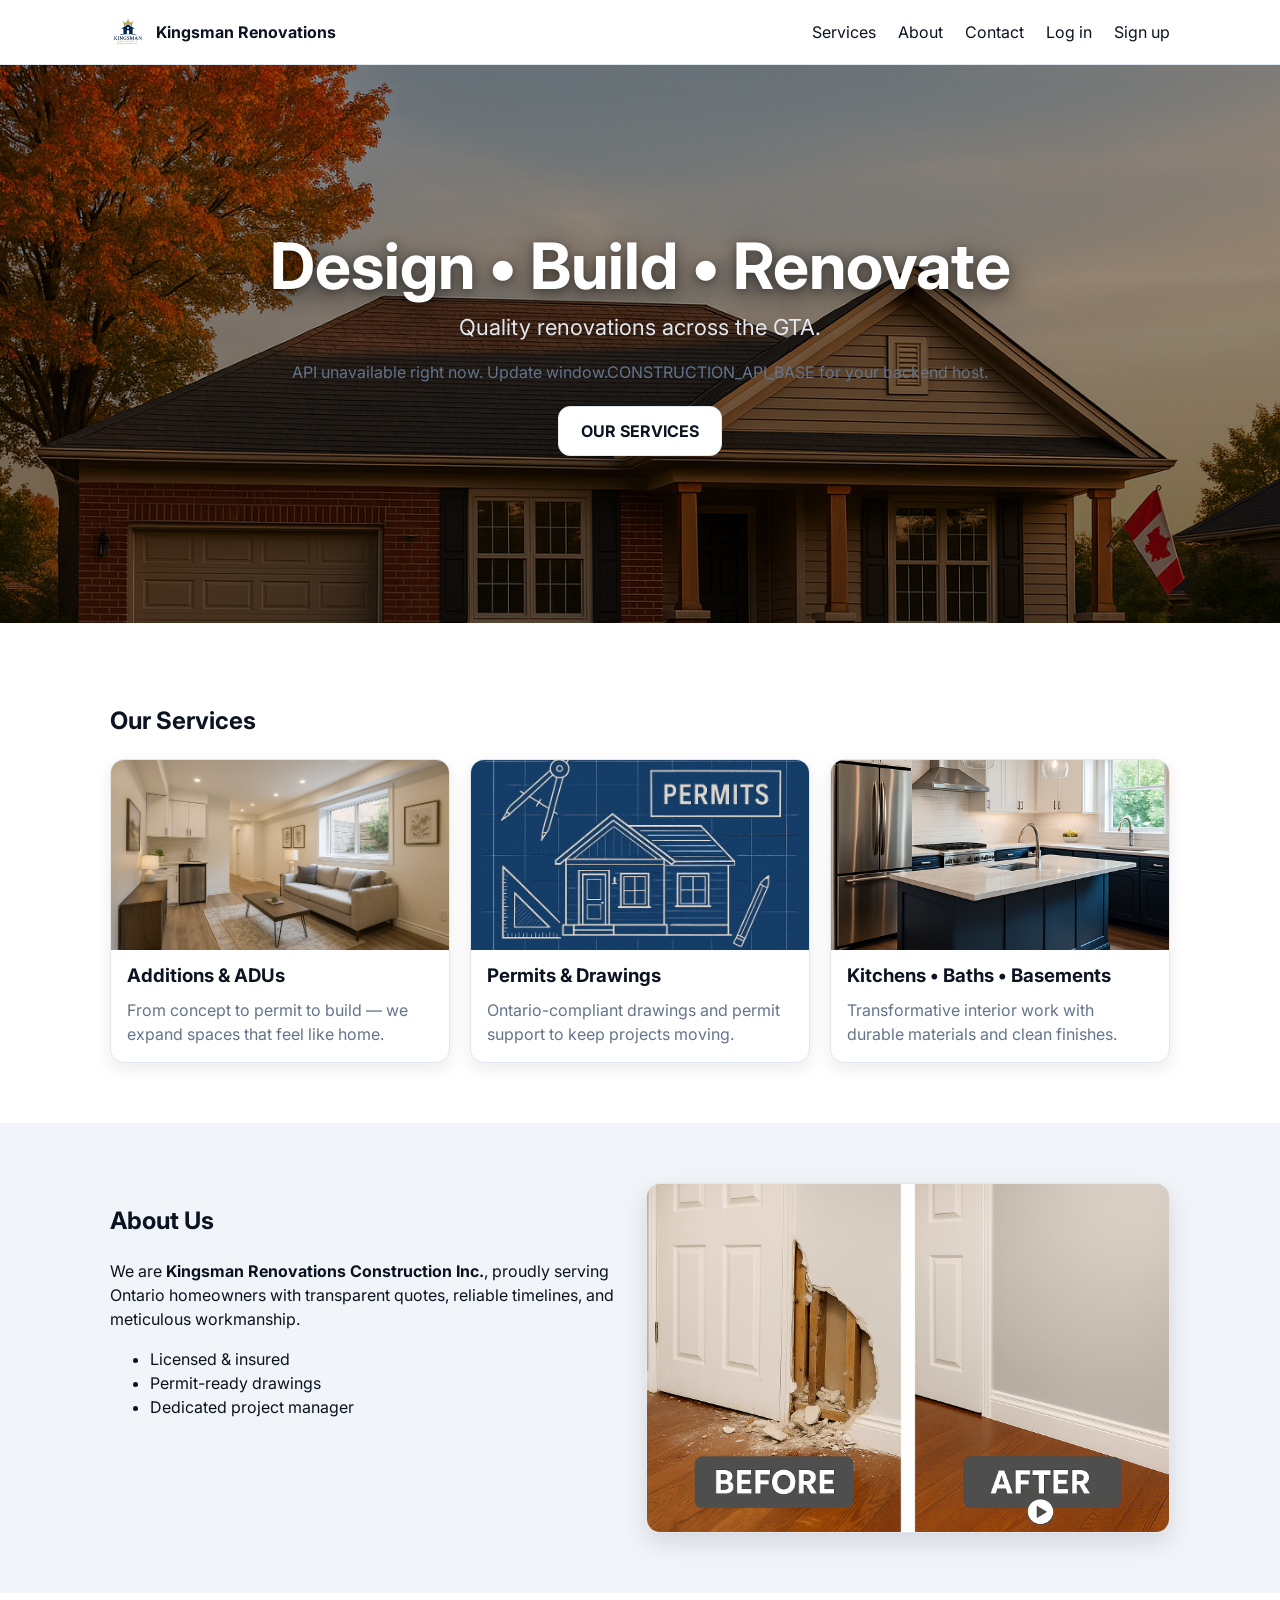
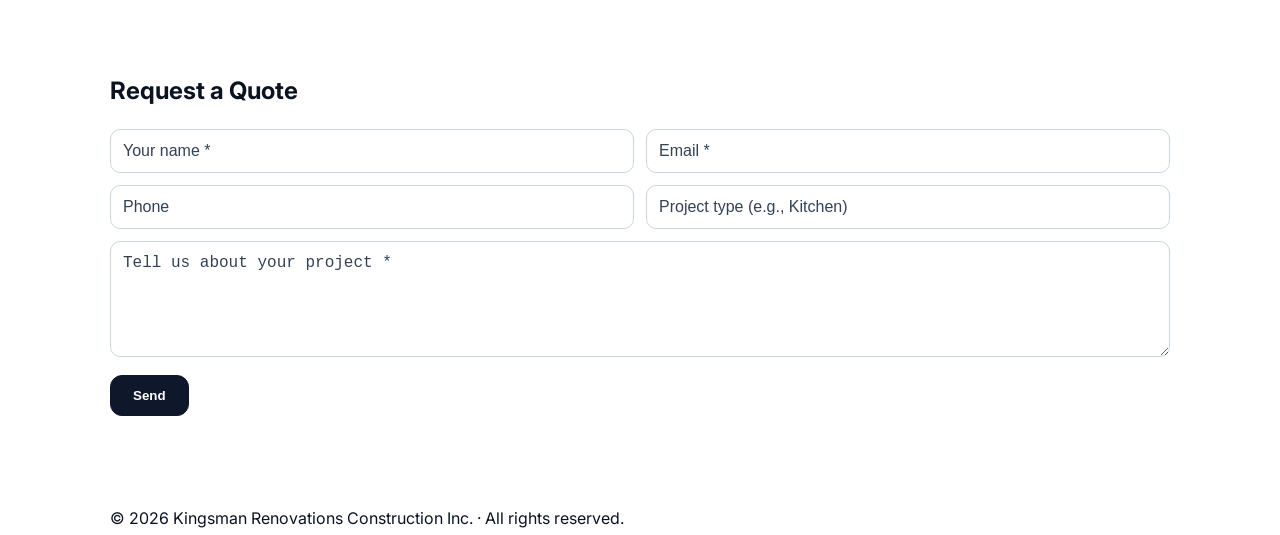
<file: frontend/index.html>
<!doctype html>
<html lang="en">
<head>
  <meta charset="utf-8" />
  <meta name="viewport" content="width=device-width, initial-scale=1" />
  <title>Kingsman Renovations — kingsmanrenovations.com</title>
  <meta name="description" content="Design • Build • Renovate — Quality renovations across the GTA." />
  <link rel="preconnect" href="https://fonts.googleapis.com">
  <link rel="preconnect" href="https://fonts.gstatic.com" crossorigin>
  <link href="https://fonts.googleapis.com/css2?family=Inter:wght@400;600;700&display=swap" rel="stylesheet">
  <link rel="stylesheet" href="static/css/styles.css" />
  <link rel="icon" href="static/img/favicon.jpg" sizes="32x32">
</head>
<body>
  <header class="nav">
    <div class="container">
      <a href="#" class="brand" aria-label="Kingsman Renovations home">
        <img class="logo" src="static/img/Kingsman_logo.png" alt="Kingsman Renovations logo" />
        <span class="name">Kingsman Renovations</span>
      </a>
      <nav class="menu">
        <a href="#services">Services</a>
        <a href="#about">About</a>
        <a href="#contact">Contact</a>
        <a href="login.html" class="login-link">Log in</a>
        <a href="signup.html" class="login-link">Sign up</a>
      </nav>
    </div>
  </header>

  <section class="hero hero-banner" style="--hero-img: url('/frontend/static/img/hero-1.jpg')">
    <div class="hero-overlay" aria-hidden="true"></div>
    <div class="container hero-center">
      <h1 class="hero-title">Design • Build • Renovate</h1>
      <p class="hero-sub">Quality renovations across the GTA.</p>
      <p id="apiStatus" class="muted">Checking API status…</p>
      <div class="hero-actions">
        <a href="#services" class="btn btn-light">OUR SERVICES</a>
      </div>
    </div>
  </section>

  <section id="services" class="section">
    <div class="container">
      <h2>Our Services</h2>
      <div class="cards" id="serviceList">
        <article class="card">
          <img src="static/img/card-adu.jpg" alt="Additions & ADUs" />
          <h3>Additions & ADUs</h3>
          <p>From concept to permit to build — we expand spaces that feel like home.</p>
        </article>
        <article class="card">
          <img src="static/img/card-permits.jpg" alt="Permits" />
          <h3>Permits & Drawings</h3>
          <p>Ontario-compliant drawings and permit support to keep projects moving.</p>
        </article>
        <article class="card">
          <img src="static/img/card-entrance.jpg" alt="Interiors" />
          <h3>Kitchens • Baths • Basements</h3>
          <p>Transformative interior work with durable materials and clean finishes.</p>
        </article>
      </div>
    </div>
  </section>

  <section id="about" class="section alt">
    <div class="container grid2">
      <div>
        <h2>About Us</h2>
        <p>We are <strong>Kingsman Renovations Construction Inc.</strong>, proudly serving Ontario homeowners with transparent quotes, reliable timelines, and meticulous workmanship.</p>
        <ul class="ticks">
          <li>Licensed & insured</li>
          <li>Permit-ready drawings</li>
          <li>Dedicated project manager</li>
        </ul>
      </div>
      <div>
        <img src="static/img/hero-2.jpg" alt="Before & After" class="rounded" />
      </div>
    </div>
  </section>

  <section id="contact" class="section">
    <div class="container">
      <h2>Request a Quote</h2>
      <form id="contactForm" class="form">
        <div class="grid2">
          <input type="text" name="name" placeholder="Your name *" required />
          <input type="email" name="email" placeholder="Email *" required />
        </div>
        <div class="grid2">
          <input type="tel" name="phone" placeholder="Phone" />
          <input type="text" name="subject" placeholder="Project type (e.g., Kitchen)" />
        </div>
        <textarea name="message" rows="5" placeholder="Tell us about your project *" required></textarea>
        <button type="submit" class="cta">Send</button>
        <p id="formMsg" class="form-msg" role="status"></p>
      </form>
    </div>
  </section>

  <footer class="footer">
    <div class="container">
      <p>© <span id="year"></span> Kingsman Renovations Construction Inc. · All rights reserved.</p>
    </div>
  </footer>

  <script src="static/js/session.js"></script>
  <script src="static/js/main.js"></script>
</body>
</html>
</file>
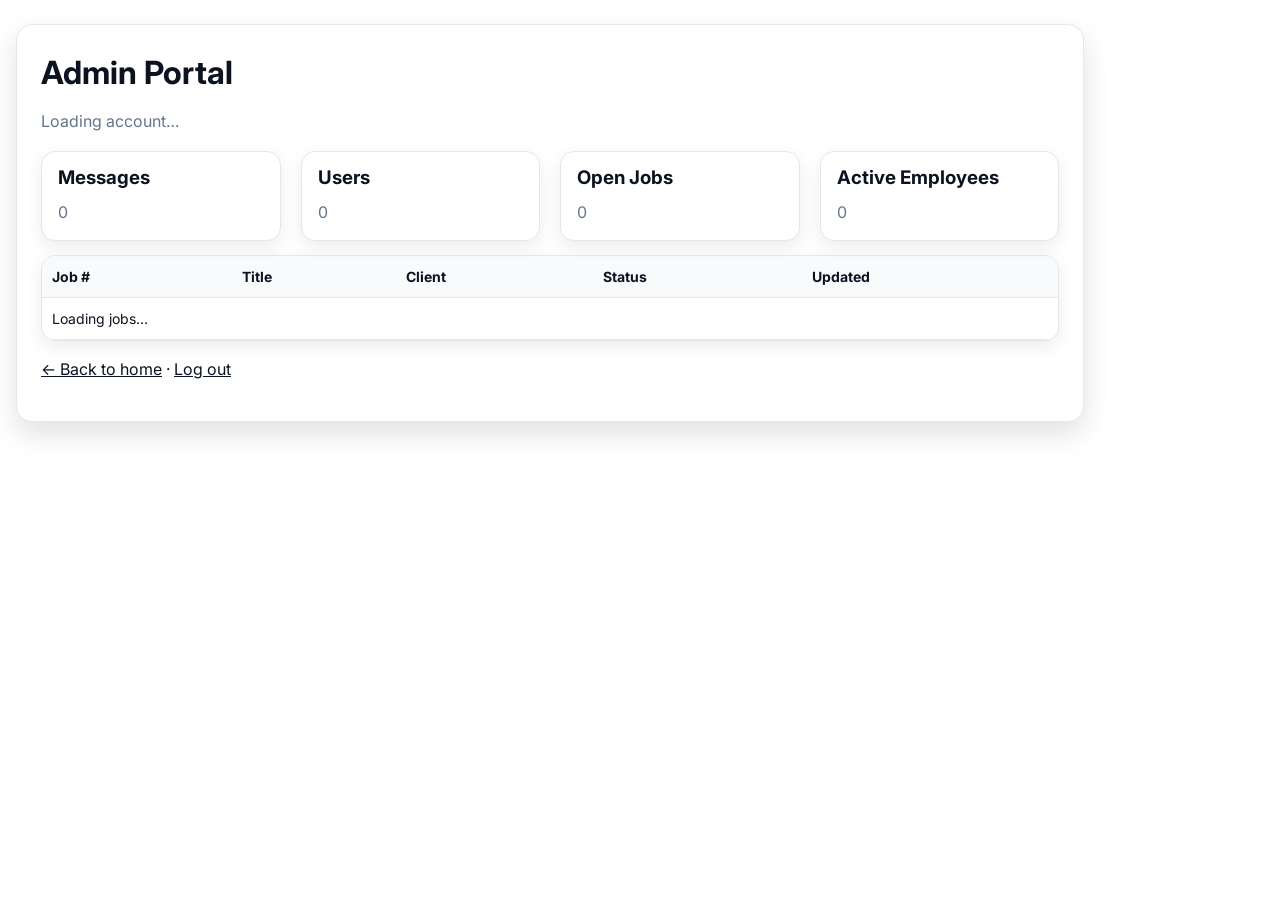
<file: frontend/admin-portal.html>
<!doctype html>
<html lang="en">
<head>
  <meta charset="utf-8" />
  <meta name="viewport" content="width=device-width, initial-scale=1" />
  <title>Admin Portal — Kingsman Renovations</title>
  <link rel="preconnect" href="https://fonts.googleapis.com">
  <link rel="preconnect" href="https://fonts.gstatic.com" crossorigin>
  <link href="https://fonts.googleapis.com/css2?family=Inter:wght@400;600;700&display=swap" rel="stylesheet">
  <link rel="stylesheet" href="static/css/styles.css" />
</head>
<body>
  <main class="auth-wrap" style="max-width:1100px;padding:24px 16px;">
    <section class="auth-card" style="max-width:none; width:100%;">
      <h1>Admin Portal</h1>
      <p id="portalWelcome" class="lead">Loading account…</p>

      <div class="cards" style="grid-template-columns:repeat(4,minmax(0,1fr));margin-bottom:14px;">
        <article class="card"><h3>Messages</h3><p id="mMessages">0</p></article>
        <article class="card"><h3>Users</h3><p id="mUsers">0</p></article>
        <article class="card"><h3>Open Jobs</h3><p id="mOpenJobs">0</p></article>
        <article class="card"><h3>Active Employees</h3><p id="mEmployees">0</p></article>
      </div>

      <div class="card" style="overflow:auto;">
        <table class="table">
          <thead><tr><th>Job #</th><th>Title</th><th>Client</th><th>Status</th><th>Updated</th></tr></thead>
          <tbody id="portalJobsBody">
            <tr><td colspan="5">Loading jobs…</td></tr>
          </tbody>
        </table>
      </div>

      <p id="portalMsg" class="form-msg"></p>
      <p><a href="index.html">← Back to home</a> · <a href="#" id="logoutBtn">Log out</a></p>
    </section>
  </main>
  <script src="static/js/session.js"></script>
  <script src="static/js/admin-portal.js"></script>
</body>
</html>
</file>
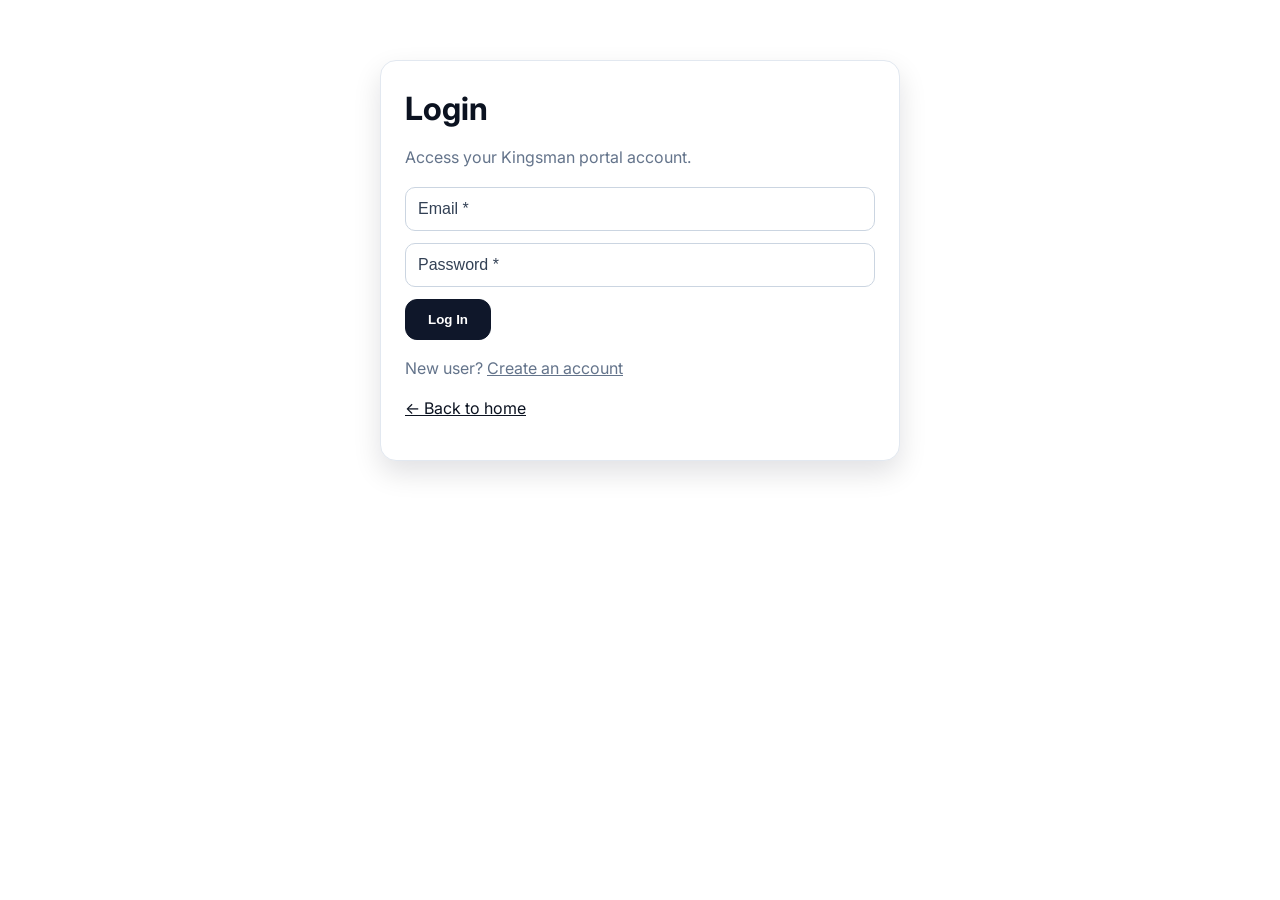
<file: frontend/login.html>
<!doctype html>
<html lang="en">
<head>
  <meta charset="utf-8" />
  <meta name="viewport" content="width=device-width, initial-scale=1" />
  <title>Login — Kingsman Renovations</title>
  <link rel="preconnect" href="https://fonts.googleapis.com">
  <link rel="preconnect" href="https://fonts.gstatic.com" crossorigin>
  <link href="https://fonts.googleapis.com/css2?family=Inter:wght@400;600;700&display=swap" rel="stylesheet">
  <link rel="stylesheet" href="static/css/styles.css" />
</head>
<body>
  <main class="auth-wrap">
    <section class="auth-card">
      <h1>Login</h1>
      <p class="lead">Access your Kingsman portal account.</p>
      <form id="loginForm" class="form">
        <input type="email" name="email" placeholder="Email *" required />
        <input type="password" name="password" placeholder="Password *" required />
        <button type="submit" class="cta">Log In</button>
        <p id="loginMsg" class="form-msg"></p>
      </form>
      <p class="muted">New user? <a href="signup.html">Create an account</a></p>
      <p><a href="index.html">← Back to home</a></p>
    </section>
  </main>
  <script src="static/js/session.js"></script>
  <script src="static/js/auth.js"></script>
</body>
</html>
</file>
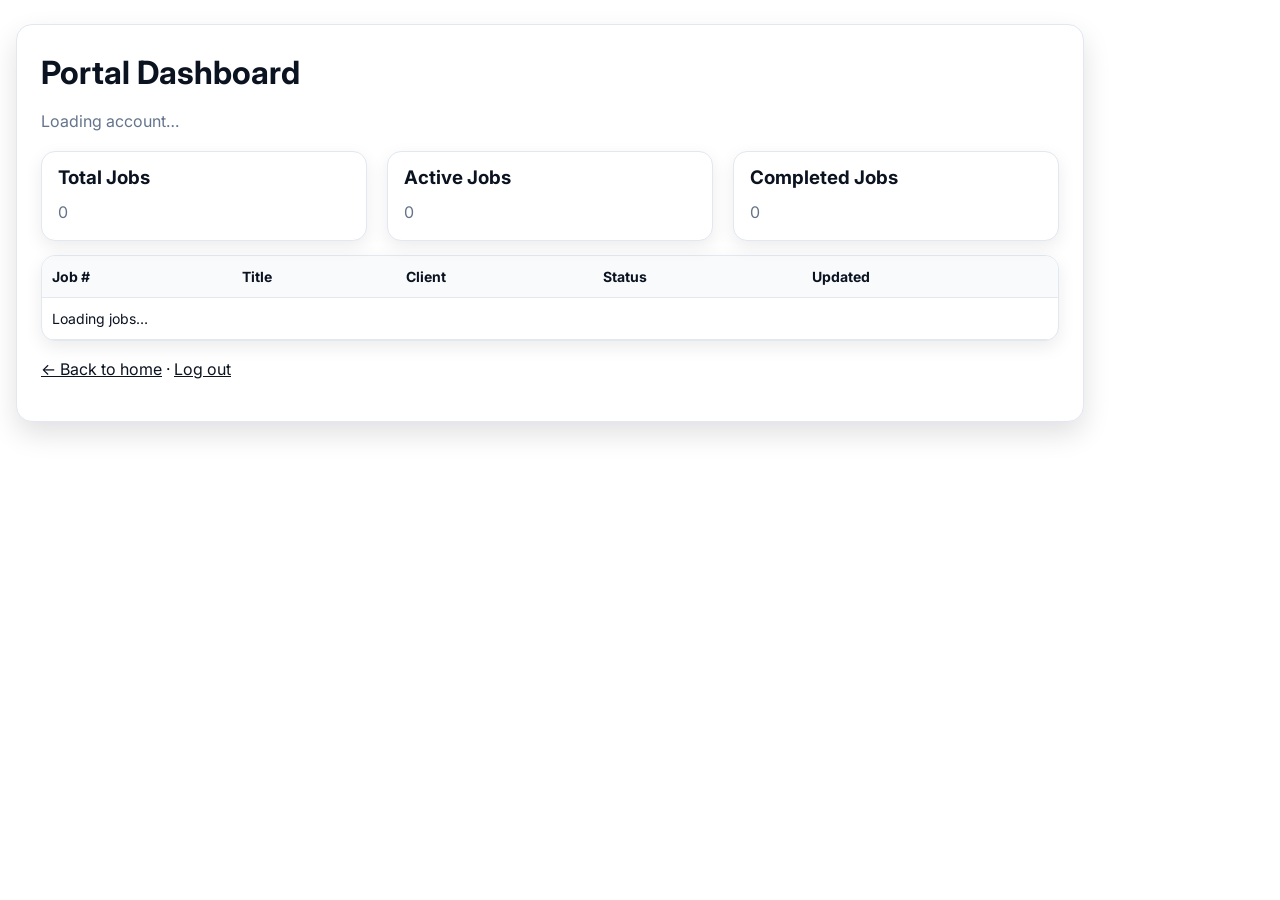
<file: frontend/portal.html>
<!doctype html>
<html lang="en">
<head>
  <meta charset="utf-8" />
  <meta name="viewport" content="width=device-width, initial-scale=1" />
  <title>Portal Dashboard — Kingsman Renovations</title>
  <link rel="preconnect" href="https://fonts.googleapis.com">
  <link rel="preconnect" href="https://fonts.gstatic.com" crossorigin>
  <link href="https://fonts.googleapis.com/css2?family=Inter:wght@400;600;700&display=swap" rel="stylesheet">
  <link rel="stylesheet" href="static/css/styles.css" />
</head>
<body>
  <main class="auth-wrap" style="max-width:1100px;padding:24px 16px;">
    <section class="auth-card" style="max-width:none; width:100%;">
      <h1>Portal Dashboard</h1>
      <p id="portalWelcome" class="lead">Loading account…</p>
      <div class="cards" style="grid-template-columns:repeat(3,minmax(0,1fr));margin-bottom:14px;">
        <article class="card"><h3>Total Jobs</h3><p id="mTotal">0</p></article>
        <article class="card"><h3>Active Jobs</h3><p id="mActive">0</p></article>
        <article class="card"><h3>Completed Jobs</h3><p id="mCompleted">0</p></article>
      </div>

      <div class="card" style="overflow:auto;">
        <table class="table">
          <thead><tr><th>Job #</th><th>Title</th><th>Client</th><th>Status</th><th>Updated</th></tr></thead>
          <tbody id="portalJobsBody">
            <tr><td colspan="5">Loading jobs…</td></tr>
          </tbody>
        </table>
      </div>

      <p id="portalMsg" class="form-msg"></p>
      <p><a href="index.html">← Back to home</a> · <a href="#" id="logoutBtn">Log out</a></p>
    </section>
  </main>
  <script src="static/js/session.js"></script>
  <script src="static/js/portal.js"></script>
</body>
</html>
</file>
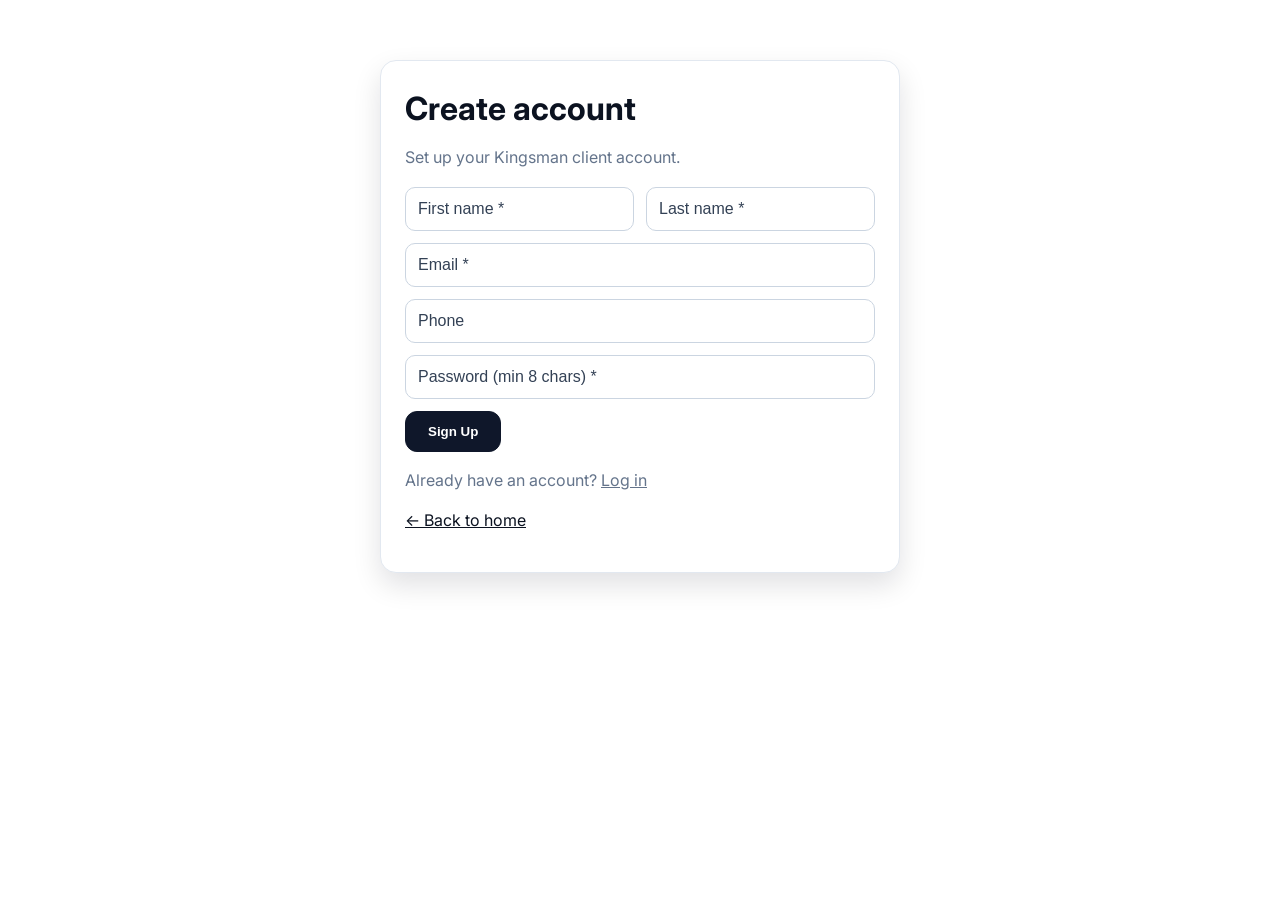
<file: frontend/signup.html>
<!doctype html>
<html lang="en">
<head>
  <meta charset="utf-8" />
  <meta name="viewport" content="width=device-width, initial-scale=1" />
  <title>Sign up — Kingsman Renovations</title>
  <link rel="preconnect" href="https://fonts.googleapis.com">
  <link rel="preconnect" href="https://fonts.gstatic.com" crossorigin>
  <link href="https://fonts.googleapis.com/css2?family=Inter:wght@400;600;700&display=swap" rel="stylesheet">
  <link rel="stylesheet" href="static/css/styles.css" />
</head>
<body>
  <main class="auth-wrap">
    <section class="auth-card">
      <h1>Create account</h1>
      <p class="lead">Set up your Kingsman client account.</p>
      <form id="signupForm" class="form">
        <div class="grid2">
          <input type="text" name="first_name" placeholder="First name *" required />
          <input type="text" name="last_name" placeholder="Last name *" required />
        </div>
        <input type="email" name="email" placeholder="Email *" required />
        <input type="tel" name="phone" placeholder="Phone" />
        <input type="password" name="password" placeholder="Password (min 8 chars) *" minlength="8" required />
        <button type="submit" class="cta">Sign Up</button>
        <p id="signupMsg" class="form-msg"></p>
      </form>
      <p class="muted">Already have an account? <a href="login.html">Log in</a></p>
      <p><a href="index.html">← Back to home</a></p>
    </section>
  </main>
  <script src="static/js/session.js"></script>
  <script src="static/js/auth.js"></script>
</body>
</html>
</file>
<file: frontend/static/css/styles.css>
/* static/css/styles.css */

/* ---------- Design tokens ---------- */
:root{
  /* Base */
  --bg:#ffffff; --ink:#0b1220; --muted:#64748b; --surface:#f1f5f9; --primary:#0f172a; --accent:#dc2626;

  /* Calendar (attendance) */
  --att-present:#16a34a; /* green-600 */
  --att-absent:#e11d48;  /* rose-600  */
  --att-half:#f59e0b;    /* amber-500 */
  --att-leave:#6366f1;   /* indigo-500*/
  --att-grid:#f1f5f9;    /* slate-100 */

  /* Cards */
  --card-border:#e2e8f0;
  --shadow-sm:0 6px 18px rgba(2,6,23,.08);
  --shadow-md:0 12px 28px rgba(2,6,23,.12);
}

/* ---------- Base ---------- */
*{box-sizing:border-box}
html,body{height:100%}
body{
  font-family:Inter,system-ui,-apple-system,Segoe UI,Roboto,Helvetica,Arial,sans-serif;
  color:var(--ink); background:var(--bg); margin:0; line-height:1.5;
}
img{max-width:100%; height:auto; display:block}
a{color:inherit}

/* Containers & helpers */
.container{max-width:1100px;margin:0 auto;padding:0 20px}
.muted{color:var(--muted)}
.btn{display:inline-block;padding:12px 22px;border-radius:12px;font-weight:700;text-decoration:none;border:1px solid transparent;transition:transform .12s ease,opacity .12s ease,box-shadow .12s ease; cursor:pointer; color:inherit}
.btn:active{transform:translateY(1px)}
.btn:focus-visible{outline:2px solid var(--primary); outline-offset:2px}
.btn-light{background:#fff;color:#0b1220;border-color:#e2e8f0;box-shadow:var(--shadow-sm)}
.btn-light:hover{opacity:.95}
.btn-dark{background:rgba(15,23,42,.92);color:#fff;border-color:rgba(15,23,42,.92)}
.btn-dark:hover{opacity:.95}
.btn-sm{padding:8px 12px;border-radius:10px}
.btn-block{width:100%}
.cta{display:inline-block;padding:12px 22px;border-radius:12px;background:var(--primary);color:#fff;border:1px solid var(--primary);font-weight:700;text-decoration:none}
.cta:hover{opacity:.95}

/* ---------- Top nav ---------- */
.nav{position:sticky;top:0;background:#fff;border-bottom:1px solid #e2e8f0;z-index:50}
.nav .container{display:flex;align-items:center;justify-content:space-between;padding:14px 20px}
.brand{display:flex;align-items:center;gap:10px;font-weight:700;text-decoration:none;color:inherit}
.brand .logo{height:36px;width:auto;display:block}
.menu a{margin-left:18px;text-decoration:none;color:var(--ink)}

/* ---------- Hero ---------- */
.hero-banner{
  position:relative;min-height:clamp(360px,62vh,720px);
  display:flex;align-items:center;justify-content:center;color:#fff;
  background-image:var(--hero-img);background-size:cover;background-position:center;background-repeat:no-repeat
}
@media (min-width:900px){ .hero-banner{background-attachment:fixed} }
.hero-overlay{position:absolute;inset:0;background:linear-gradient(180deg,rgba(0,0,0,.35),rgba(0,0,0,.55))}
.hero-center{position:relative;text-align:center}
.hero-title{font-size:clamp(28px,6vw,64px);line-height:1.05;margin:0;text-shadow:0 8px 30px rgba(0,0,0,.6),0 2px 8px rgba(0,0,0,.35)}
.hero-sub{font-size:clamp(16px,2.4vw,22px);color:#e2e8f0;margin:12px auto 0;max-width:65ch;text-shadow:0 4px 16px rgba(0,0,0,.5)}
.hero-actions{display:flex;gap:16px;justify-content:center;align-items:center;flex-wrap:wrap;margin-top:22px}

/* ---------- Sections ---------- */
.section{padding:60px 0}
.section.alt{background:var(--surface)}

/* ---------- Cards grid ---------- */
.cards{display:grid;grid-template-columns:repeat(3,1fr);gap:20px}
@media (max-width:900px){ .cards{grid-template-columns:1fr} }

.card{
  background:#fff;border:1px solid var(--card-border);border-radius:14px;overflow:hidden;
  box-shadow:var(--shadow-sm); color:var(--ink)
}
.card h3{margin:12px 16px 8px}
.card p{margin:0 16px 16px;color:var(--muted)}

/* FIX: Prevent elongated/stretched images on home page cards
   Use a consistent aspect ratio and crop with object-fit */
.card > img,
.card .card-img,
.card .media img{
  width:100%;
  aspect-ratio:16/9;      /* uniform height derived from width */
  height:auto;
  object-fit:cover;        /* crop edges, never stretch */
  object-position:center;
  display:block;
}
/* Optional wrapper if you use <div class="media"><img ...></div> */
.card .media{position:relative; overflow:hidden}
.card.kpi{padding:16px}
.card.kpi h3{margin:0 0 6px;color:var(--muted);font-size:.95rem}
.card.kpi strong{font-size:1.6rem}

/* Fancy standalone rounded images */
img.rounded{width:100%;height:auto;border-radius:14px;border:1px solid var(--card-border);box-shadow:0 10px 24px rgba(2,6,23,.12);transition:transform .25s ease, box-shadow .25s ease}
img.rounded:hover{transform:translateY(-2px);box-shadow:0 14px 36px rgba(2,6,23,.18)}

/* ---------- Forms ---------- */
.form{display:block}
.form input,.form textarea,.form select{
  width:100%;padding:12px;border:1px solid #cbd5e1;border-radius:10px;margin-bottom:12px;font-size:16px;
  color:var(--ink);background:#fff
}
.form input::placeholder,.form textarea::placeholder{color:#334155;opacity:1}
.form .error{color:#b91c1c;margin-top:6px}
.form-msg,.inline-msg{margin-top:8px;font-size:14px;color:#475569}
.inline-msg.success{color:#166534}
.inline-msg.error{color:#b91c1c}
.row-msg{margin-left:6px;font-size:12px;color:#64748b}
.row-msg.success{color:#166534}
.row-msg.error{color:#b91c1c}

/* ---------- Auth & Portal shells ---------- */
.auth-wrap,.portal-wrap{display:grid;place-items:center;padding:60px 16px}
.auth-card,.portal-card{
  width:min(1000px,100%);background:#fff;border:1px solid var(--card-border);border-radius:16px;padding:24px;box-shadow:var(--shadow-md);color:var(--ink)
}
.auth-card{width:min(520px,100%)}
.auth-card h1,.portal-card h1{margin:0 0 12px;font-size:clamp(22px,3.4vw,32px)}
.auth-card p.lead,.portal-card .lead{margin:0 0 18px;color:var(--muted)}
.portal-actions{display:flex;gap:12px;flex-wrap:wrap}

/* ---------- Tabs ---------- */
.tabs{display:flex;gap:8px;border-bottom:1px solid #e2e8f0;margin-bottom:16px;flex-wrap:wrap}
.tabs a{padding:10px 14px;border-radius:10px 10px 0 0;text-decoration:none;color:var(--ink);border:1px solid transparent;border-bottom:none}
.tabs a.active{background:#fff;border-color:#e2e8f0;border-bottom:1px solid #fff;font-weight:600}

/* Subtabs (if you use them separately) */
.subtabs{
  display:flex; gap:.5rem; margin:.5rem 0 1rem; padding:.25rem;
  border-bottom:1px solid #e2e8f0; overflow-x:auto; -ms-overflow-style:none; scrollbar-width:none;
}
.subtabs::-webkit-scrollbar{ display:none; }
.subtabs a{
  text-decoration:none; padding:.5rem .75rem; border-radius:.5rem;
  color:#111827; font-weight:600; white-space:nowrap;
}
.subtabs a.active{ background:#111827; color:#fff; }

/* ---------- Tables ---------- */
.table{width:100%;border-collapse:collapse}
.table th,.table td{padding:10px;border-bottom:1px solid #e2e8f0;text-align:left;font-size:14px;vertical-align:top}
.table thead th{background:#f8fafc}
.badge{display:inline-block;padding:2px 8px;border-radius:999px;font-size:12px;background:#f1f5f9;color:#0f172a}

/* ---------- Simple grids ---------- */
.grid2{display:grid;grid-template-columns:1fr 1fr;gap:12px}
@media (max-width:700px){ .grid2{grid-template-columns:1fr} }

/* ---------- Dialog / Modal ---------- */
dialog.modal{
  border:none;border-radius:16px;width:min(640px,92vw);padding:0;box-shadow:0 12px 36px rgba(0,0,0,.25)
}
.modal-body{margin:0}
.modal-head{
  padding:14px 16px;border-bottom:1px solid #e2e8f0;display:flex;align-items:center;justify-content:space-between
}
.modal-content{padding:16px}
.modal-actions{display:flex;gap:8px;margin-top:8px;justify-content:flex-end}

/* ---------- Collapsible (doesn't override .btn styles) ---------- */
.collapsible-button{
  display:flex; align-items:center; gap:8px;
  width:auto; text-align:left; cursor:pointer; outline:none; font-size:16px;
}
.collapsible-button .icon{margin-right:8px;font-weight:bold}
.collapsible-button:focus-visible{outline:2px solid var(--primary); outline-offset:2px}
.collapsible-content{padding:10px 0; display:none; overflow:hidden; background:transparent; color:var(--ink)}

/* ---------- Attendance / Timesheet UI ---------- */
.attendance-wrap{display:grid;grid-template-columns:1fr 320px;gap:18px}
@media (max-width:960px){.attendance-wrap{grid-template-columns:1fr}}
@media (min-width:1000px){ .att-editor{ position:sticky; top:84px } }

.att-head{display:flex; justify-content:space-between; align-items:center; gap:12px}

.att-controls{
  display:flex;gap:14px;align-items:center;justify-content:space-between;flex-wrap:wrap;margin-bottom:10px;
  background:var(--surface);border:1px solid #e2e8f0;border-radius:14px;padding:10px 12px
}
.att-controls label{display:flex;flex-direction:column;gap:6px;font-size:14px;color:var(--muted)}
.att-controls select{
  appearance:none; padding:.55rem .75rem; border:1px solid #cbd5e1; border-radius:10px;
  background:#fff; color:var(--ink); min-width:220px
}
@media (min-width:640px){ .att-controls select{ min-width:260px } }

.att-monthnav{display:flex;align-items:center;gap:10px;margin-left:auto}
.att-monthnav .btn{padding:6px 10px;border-radius:10px}
.att-monthnav strong{font-weight:700}

/* Legend */
.att-legend{margin-top:12px;display:flex;gap:8px;flex-wrap:wrap}
.pill{display:inline-flex;align-items:center;gap:6px;padding:4px 10px;border-radius:999px;font-size:12px;background:#fff;border:1px solid #e2e8f0}
.pill::before{content:"";width:8px;height:8px;border-radius:999px;display:inline-block}
.pill.present{border-color:color-mix(in srgb, var(--att-present) 50%, #ffffff)}
.pill.present::before{background:var(--att-present)}
.pill.absent{border-color:color-mix(in srgb, var(--att-absent) 50%, #ffffff)}
.pill.absent::before{background:var(--att-absent)}
.pill.half{border-color:color-mix(in srgb, var(--att-half) 50%, #ffffff)}
.pill.half::before{background:var(--att-half)}
.pill.leave{border-color:color-mix(in srgb, var(--att-leave) 50%, #ffffff)}
.pill.leave::before{background:var(--att-leave)}

/* Calendar shell */
.calendar{
  background:#fff;border:1px solid #e2e8f0;border-radius:14px;overflow:hidden;box-shadow:0 10px 24px rgba(2,6,23,.08)
}
.cal-header{
  display:grid;grid-template-columns:repeat(7,1fr);
  background:linear-gradient(180deg,#f8fafc,#eef2f7);border-bottom:1px solid #e2e8f0
}
.cal-header>div{padding:10px;text-align:center;font-weight:700;font-size:13px;color:#334155;letter-spacing:.02em}

/* Grid + cells */
.cal-grid{display:grid;grid-template-columns:repeat(7,1fr);grid-auto-rows:minmax(96px,1fr)}
.cal-day{
  position:relative;isolation:isolate;background:#fff;
  border-right:1px solid var(--att-grid);border-bottom:1px solid var(--att-grid);
  padding:12px 12px 30px;
  transition:background .15s ease, box-shadow .15s ease, transform .02s ease;
  cursor:pointer
}
.cal-day:nth-child(7n){border-right:none}
.cal-day.disabled{background:#fafbfd;color:#cbd5e1;cursor:not-allowed}
.cal-day:hover{background:#fbfdff}
.cal-day:active{transform:translateY(1px)}
.cal-day:focus{outline:none}
.cal-day:focus-visible{outline:2px solid var(--primary); outline-offset:-2px}

/* Day number */
.cal-day .d{position:absolute;top:10px;left:12px;font-size:12px;font-weight:700;color:#475569}

/* Status chip */
.cal-day .tag{
  position:absolute;left:10px;bottom:10px;font-size:12px;font-weight:600;
  padding:4px 8px;border-radius:999px;border:1px solid transparent;background:#f1f5f9;color:#0f172a
}

/* Status color mapping (soft background + chip) */
.cal-day.present{background:color-mix(in srgb, var(--att-present) 6%, #ffffff)}
.cal-day.present .tag{background:color-mix(in srgb, var(--att-present) 12%, #ffffff);border-color:color-mix(in srgb, var(--att-present) 26%, #ffffff)}
.cal-day.absent{background:color-mix(in srgb, var(--att-absent) 6%, #ffffff)}
.cal-day.absent .tag{background:color-mix(in srgb, var(--att-absent) 12%, #ffffff);border-color:color-mix(in srgb, var(--att-absent) 26%, #ffffff)}
.cal-day.half-day{background:color-mix(in srgb, var(--att-half) 8%, #ffffff)}
.cal-day.half-day .tag{background:color-mix(in srgb, var(--att-half) 14%, #ffffff);border-color:color-mix(in srgb, var(--att-half) 28%, #ffffff)}
.cal-day.leave{background:color-mix(in srgb, var(--att-leave) 7%, #ffffff)}
.cal-day.leave .tag{background:color-mix(in srgb, var(--att-leave) 14%, #ffffff);border-color:color-mix(in srgb, var(--att-leave) 28%, #ffffff)}

/* Selection + today highlights */
.cal-day.selected{outline:2px solid var(--primary); outline-offset:-2px; box-shadow:inset 0 0 0 1px rgba(15,23,42,.08)}
.cal-day.today{box-shadow:inset 0 0 0 2px rgba(15,23,42,.25)}

/* Editor panel */
.att-editor{
  border:1px solid #e2e8f0;border-radius:14px;padding:12px;background:#fff;display:grid;gap:10px;color:var(--ink)
}
.att-editor h3{margin:0 0 4px;font-size:1.05rem}
.att-editor label{display:grid;gap:6px;font-weight:600;color:var(--ink)}
.att-editor input,.att-editor select{
  padding:.55rem .75rem;border:1px solid #cbd5e1;border-radius:10px;background:#fff;color:var(--ink)
}
#attSelectedDate{margin-bottom:6px;color:var(--muted)}

/* ---------- Utilities ---------- */
.hidden{display:none !important}
.toolbar{display:flex;justify-content:flex-end;gap:8px;margin:8px 0}

/* ---------- Mobile tweaks ---------- */
@media (max-width:420px){
  .att-monthnav{ width:100%; justify-content:space-between; margin-left:0 }
  .att-controls label{ width:100% }
  .att-controls select{ width:100%; min-width:0 }
}

/* ---------- Reduced motion ---------- */
@media (prefers-reduced-motion: reduce){
  .btn, .cal-day{ transition:none }
}
</file>
